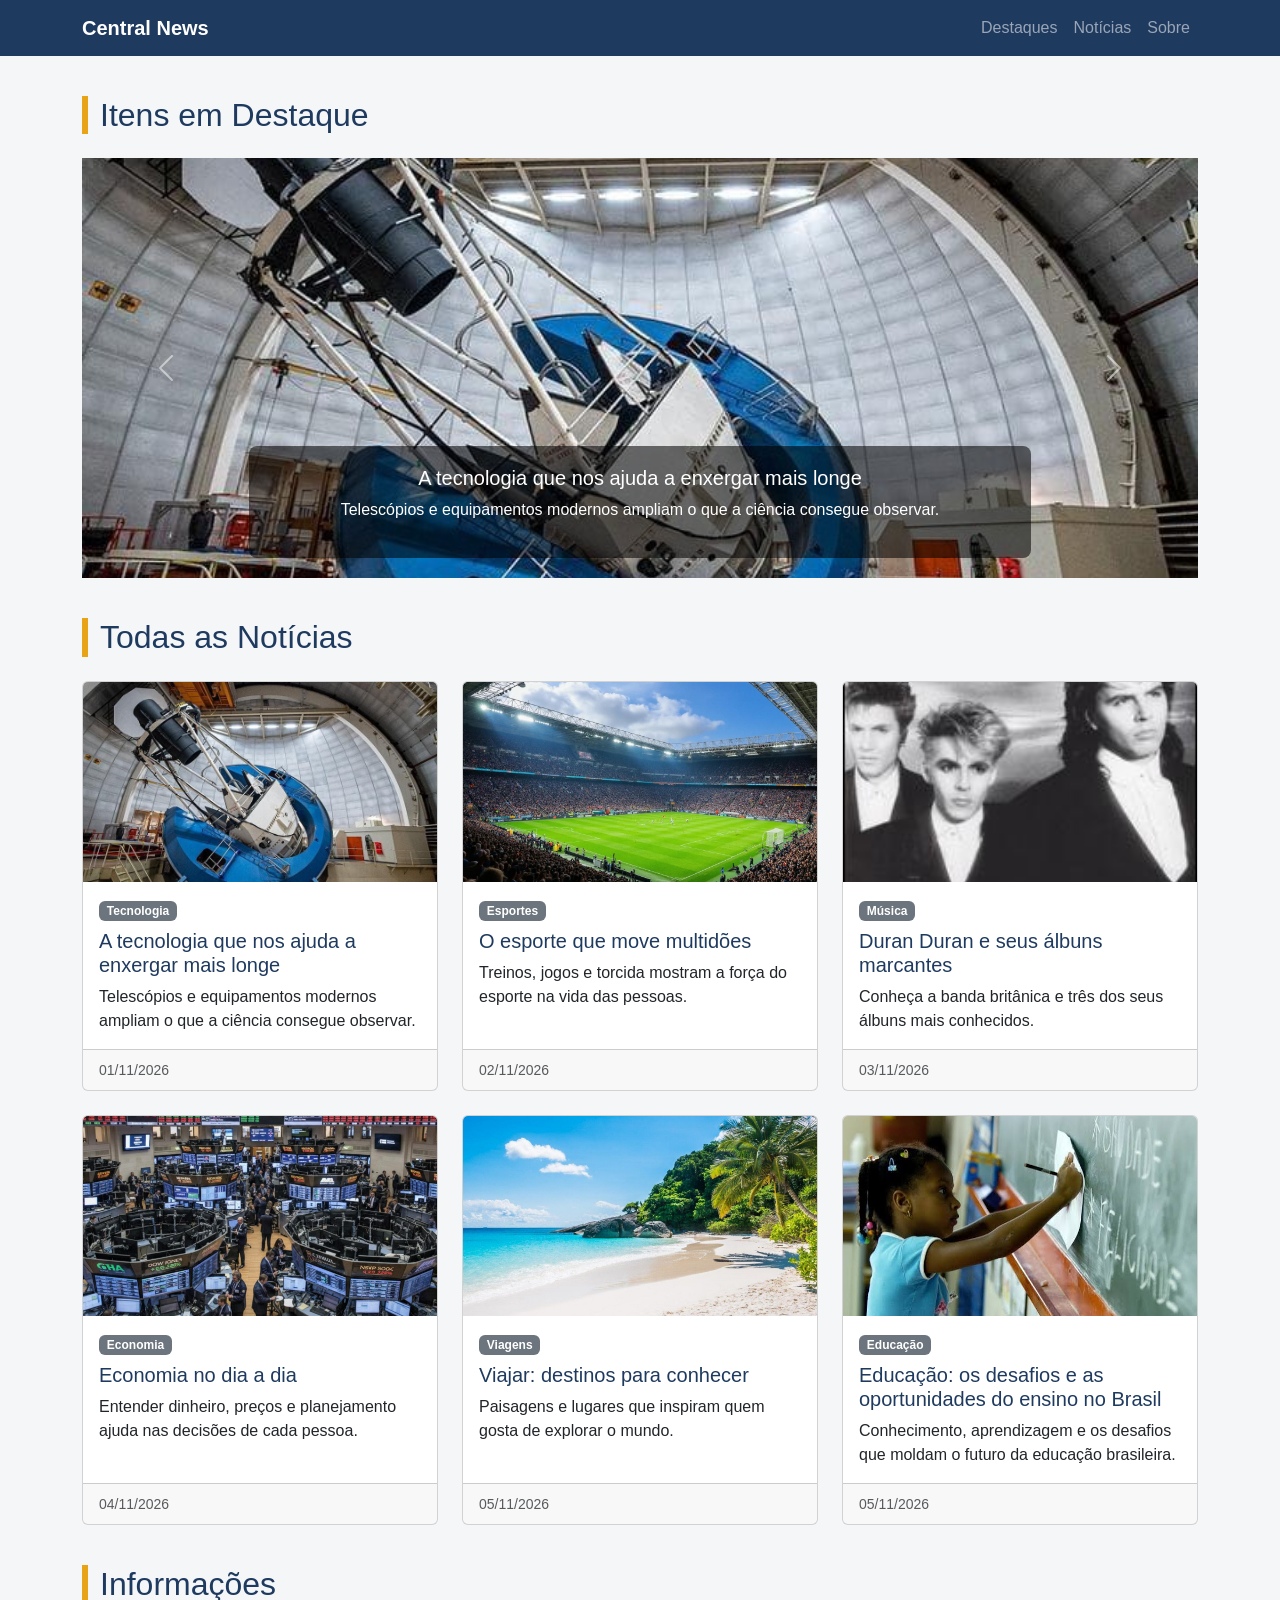
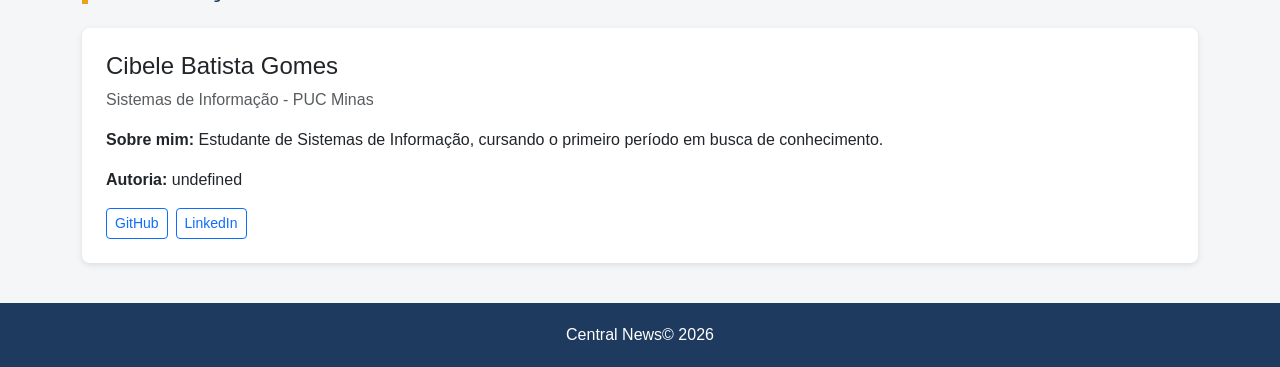
<file: index.html>
<!DOCTYPE html>
<html lang="pt-BR">
<head>
<meta charset="UTF-8">
<meta name="viewport" content="width=device-width, initial-scale=1">
<title>Central News</title>
<link href="https://cdn.jsdelivr.net/npm/bootstrap@5.3.3/dist/css/bootstrap.min.css" rel="stylesheet">
<style>
  body { background:#f4f6f8; font-family:Arial,sans-serif; }
  .cabecalho { background:#1f3a5f; }
  .secao { padding-top:40px; }
  .titulo-secao { color:#1f3a5f; border-left:6px solid #e8a317; padding-left:12px; margin-bottom:24px; }
  .carousel-item img { height:420px; object-fit:cover; background:#cfd6dd; }
  .carousel-caption { background:rgba(0,0,0,.55); border-radius:8px; }
  .carousel-caption a { color:#fff; text-decoration:none; }
  .card img { height:200px; object-fit:cover; background:#cfd6dd; }
  .card-title a { color:#1f3a5f; text-decoration:none; }
  .caixa-aluno { background:#fff; border-radius:8px; padding:24px; box-shadow:0 2px 6px rgba(0,0,0,.1); }
  .rodape { background:#1f3a5f; color:#fff; text-align:center; padding:20px; margin-top:40px; }
  @media (max-width:992px){ .carousel-item img{height:340px;} }
  @media (max-width:576px){
    .carousel-item img{height:220px;}
    .carousel-caption{position:static; background:#1f3a5f; border-radius:0;}
  }
</style>
</head>
<body>

<nav class="navbar navbar-expand-md navbar-dark cabecalho">
  <div class="container">
    <a class="navbar-brand fw-bold" href="index.html">Central News</a>
    <button class="navbar-toggler" data-bs-toggle="collapse" data-bs-target="#menu"><span class="navbar-toggler-icon"></span></button>
    <div class="collapse navbar-collapse" id="menu">
      <ul class="navbar-nav ms-auto">
        <li class="nav-item"><a class="nav-link" href="#destaques">Destaques</a></li>
        <li class="nav-item"><a class="nav-link" href="#noticias">Notícias</a></li>
        <li class="nav-item"><a class="nav-link" href="#aluno">Sobre</a></li>
      </ul>
    </div>
  </div>
</nav>

<section id="destaques" class="container secao">
  <h2 class="titulo-secao">Itens em Destaque</h2>
  <div id="carrossel" class="carousel slide" data-bs-ride="carousel">
    <div class="carousel-inner" id="carrossel-itens"></div>
    <button class="carousel-control-prev" data-bs-target="#carrossel" data-bs-slide="prev"><span class="carousel-control-prev-icon"></span></button>
    <button class="carousel-control-next" data-bs-target="#carrossel" data-bs-slide="next"><span class="carousel-control-next-icon"></span></button>
  </div>
</section>

<section id="noticias" class="container secao">
  <h2 class="titulo-secao">Todas as Notícias</h2>
  <div class="row row-cols-1 row-cols-sm-2 row-cols-lg-3 g-4" id="lista-cards"></div>
</section>

<section id="aluno" class="container secao">
  <h2 class="titulo-secao">Informações</h2>
  <div id="info-aluno" class="caixa-aluno"></div>
</section>

<footer class="rodape">Central News© 2026</footer>

<script src="https://cdn.jsdelivr.net/npm/bootstrap@5.3.3/dist/js/bootstrap.bundle.min.js"></script>
<script>
const dados = { noticias: [
  { id:1, titulo:"A tecnologia que nos ajuda a enxergar mais longe", 
  descricao:"Telescópios e equipamentos modernos ampliam o que a ciência consegue observar.", 
  categoria:"Tecnologia", data:"2026-11-01",
   destaque:true, 
   imagem_principal:"img/tec1.png" },

  { id:2, titulo:"O esporte que move multidões",
   descricao:"Treinos, jogos e torcida mostram a força do esporte na vida das pessoas.",
    categoria:"Esportes",
     data:"2026-11-02",
      destaque:false,
       imagem_principal:"img/esp1.png" },

  { id:3, titulo:"Duran Duran e seus álbuns marcantes",
   descricao:"Conheça a banda britânica e três dos seus álbuns mais conhecidos.",
    categoria:"Música", data:"2026-11-03",
     destaque:true,
      imagem_principal:"img/notorius.png"},

  { id:4, titulo:"Economia no dia a dia",
   descricao:"Entender dinheiro, preços e planejamento ajuda nas decisões de cada pessoa.",
    categoria:"Economia",
     data:"2026-11-04",
      destaque:false,
       imagem_principal:"img/eco1.png" },

  { id:5, titulo:"Viajar: destinos para conhecer",
   descricao:"Paisagens e lugares que inspiram quem gosta de explorar o mundo.",
    categoria:"Viagens",
     data:"2026-11-05",
      destaque:true,
       imagem_principal:"img/viag1.png" },

  {  id: 6,
    titulo: "Educação: os desafios e as oportunidades do ensino no Brasil",
    descricao: "Conhecimento, aprendizagem e os desafios que moldam o futuro da educação brasileira.",
    categoria: "Educação",
    data: "2026-11-05",
    destaque: true,
    imagem_principal: "img/edu1.png"}]
  }

const aluno = {
  nome:"Cibele Batista Gomes",
  curso:"Sistemas de Informação - PUC Minas",
  sobre:"Estudante de Sistemas de Informação, cursando o primeiro período em busca de conhecimento.",
  
  redes:[ {nome:"GitHub", link:"https://github.com/cibelebgms"}, {nome:"LinkedIn", link:"https://github.com/cibelebgms"} ]
};

function formatarData(d){ return new Date(d+"T00:00:00").toLocaleDateString("pt-BR"); }

/*Carrossel*/
let html = "";
dados.noticias.filter(n => n.destaque).forEach((n,i) => {
  html += `<div class="carousel-item ${i===0?"active":""}">
    <a href="detalhe.html?id=${n.id}"><img src="${n.imagem_principal}" class="d-block w-100" alt="${n.titulo}"></a>
    <div class="carousel-caption"><h5><a href="detalhe.html?id=${n.id}">${n.titulo}</a></h5><p>${n.descricao}</p></div>
  </div>`;
});
document.getElementById("carrossel-itens").innerHTML = html;

/*Cards*/
html = "";
dados.noticias.forEach(n => {
  html += `<div class="col"><div class="card h-100">
    <a href="detalhe.html?id=${n.id}"><img src="${n.imagem_principal}" class="card-img-top" alt="${n.titulo}"></a>
    <div class="card-body">
      <span class="badge bg-secondary mb-2">${n.categoria}</span>
      <h5 class="card-title"><a href="detalhe.html?id=${n.id}">${n.titulo}</a></h5>
      <p class="card-text">${n.descricao}</p>
    </div>
    <div class="card-footer"><small class="text-muted">${formatarData(n.data)}</small></div>
  </div></div>`;
});
document.getElementById("lista-cards").innerHTML = html;

/*aluno*/
let redes = "";
aluno.redes.forEach(r => { redes += `<a href="${r.link}" target="_blank" class="btn btn-outline-primary btn-sm me-2">${r.nome}</a>`; });
document.getElementById("info-aluno").innerHTML =
  `<h4>${aluno.nome}</h4><p class="text-muted">${aluno.curso}</p>
   <p><strong>Sobre mim:</strong> ${aluno.sobre}</p><p><strong>Autoria:</strong> ${aluno.autoria}</p><div>${redes}</div>`;
</script>
<script src="assets/app.js"></script>
</body>
</html>
</file>
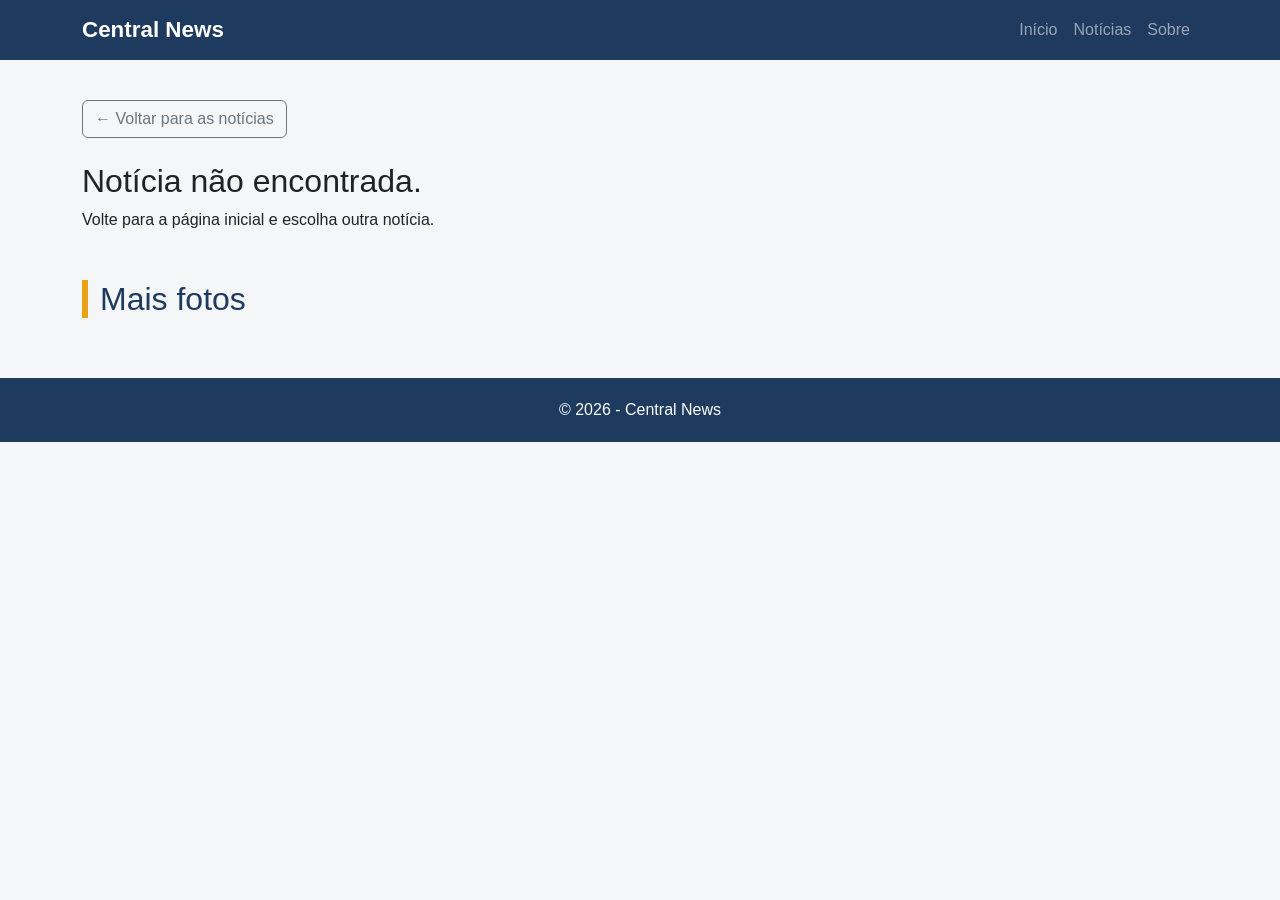
<file: detalhe.html>
<!DOCTYPE html>
<html lang="pt-BR">
<head>
  <meta charset="UTF-8">
  <meta name="viewport" content="width=device-width, initial-scale=1">
  <title>Central News</title>

  <link href="https://cdn.jsdelivr.net/npm/bootstrap@5.3.3/dist/css/bootstrap.min.css" rel="stylesheet">
  <link rel="stylesheet" href="assets/js/style.css">
</head>
<body>

  <header>
    <nav class="navbar navbar-expand-md navbar-dark cabecalho">
      <div class="container">
        <a class="navbar-brand logo" href="index.html">Central News</a>
        <button class="navbar-toggler" type="button" data-bs-toggle="collapse" data-bs-target="#menu">
          <span class="navbar-toggler-icon"></span>
        </button>
        <div class="collapse navbar-collapse" id="menu">
          <ul class="navbar-nav ms-auto">
            <li class="nav-item"><a class="nav-link" href="index.html">Início</a></li>
            <li class="nav-item"><a class="nav-link" href="index.html#noticias">Notícias</a></li>
            <li class="nav-item"><a class="nav-link" href="index.html#aluno">Sobre</a></li>
          </ul>
        </div>
      </div>
    </nav>
  </header>

  <main class="container secao">
    <a href="index.html" class="btn btn-outline-secondary mb-4">← Voltar para as notícias</a>

    <section id="detalhe-geral"></section>

    <section class="mt-5">
      <h2 class="titulo-secao">Mais fotos</h2>
      <div class="row row-cols-1 row-cols-sm-2 row-cols-lg-3 g-4" id="detalhe-fotos"></div>
    </section>
  </main>

  <footer class="rodape">
    <p class="mb-0">© 2026 - Central News</p>
  </footer>

 <script src="https://cdn.jsdelivr.net/npm/bootstrap@5.3.3/dist/js/bootstrap.bundle.min.js"></script>
<script src="assets/app.js"></script>
</body>
</html>
</file>
<file: assets/js/style.css>
/* tons*/
:root {
  --cor-principal: #1f3a5f;
  --cor-destaque: #e8a317;
  --cor-fundo: #f4f6f8;
  --cor-texto: #222;
}

body {
  background-color: var(--cor-fundo);
  color: var(--cor-texto);
  font-family: Arial, Helvetica, sans-serif;
}

/*cabeçlho*/
.cabecalho {
  background-color: var(--cor-principal);
}
.logo {
  font-weight: bold;
  font-size: 1.4rem;
}

/* seçoes */
.secao {
  padding-top: 40px;
  padding-bottom: 20px;
}
.titulo-secao {
  color: var(--cor-principal);
  border-left: 6px solid var(--cor-destaque);
  padding-left: 12px;
  margin-bottom: 24px;
}

/*carrossel*/
.carousel-item img {
  height: 420px;
  object-fit: cover;
  background-color: #cfd6dd;
}
.carousel-caption {
  background-color: rgba(0, 0, 0, 0.55);
  border-radius: 8px;
  padding: 12px;
}
.carousel-caption a {
  color: #fff;
  text-decoration: none;
}
.carousel-caption a:hover {
  text-decoration: underline;
}

/*cards*/
.card img {
  height: 200px;
  object-fit: cover;
  background-color: #cfd6dd;
}
.card-title a {
  color: var(--cor-principal);
  text-decoration: none;
}
.card-title a:hover {
  text-decoration: underline;
}
.card {
  transition: transform 0.2s;
}
.card:hover {
  transform: translateY(-4px);
}

/*informação*/
.caixa-aluno {
  background-color: #fff;
  border-radius: 8px;
  padding: 24px;
  box-shadow: 0 2px 6px rgba(0, 0, 0, 0.1);
}

/* de detalhes*/
.detalhe-imagem {
  width: 100%;
  max-height: 420px;
  object-fit: cover;
  border-radius: 8px;
  background-color: #cfd6dd;
  min-height: 200px;
}
.detalhe-info {
  background-color: #fff;
  border-radius: 8px;
  padding: 24px;
  box-shadow: 0 2px 6px rgba(0, 0, 0, 0.1);
}
.detalhe-meta {
  color: #666;
  font-size: 0.95rem;
}
.card img.foto-album {
  height: auto;
  aspect-ratio: 1 / 1; 
  object-fit: cover;
}

/*rodape*/
.rodape {
  background-color: var(--cor-principal);
  color: #fff;
  text-align: center;
  padding: 20px;
  margin-top: 40px;
}

/* media*/

/* Tablet */
@media (max-width: 992px) {
  .carousel-item img {
    height: 340px;
  }
}

/* Cel */
@media (max-width: 576px) {
  .carousel-item img {
    height: 220px;
  }
  .carousel-caption {
    position: static;
    background-color: var(--cor-principal);
    border-radius: 0;
  }
  .carousel-caption h5 {
    font-size: 1rem;
  }
  .logo {
    font-size: 1.1rem;
  }
  .titulo-secao {
    font-size: 1.4rem;
  }
  .detalhe-info {
    padding: 16px;
  }
}
</file>
